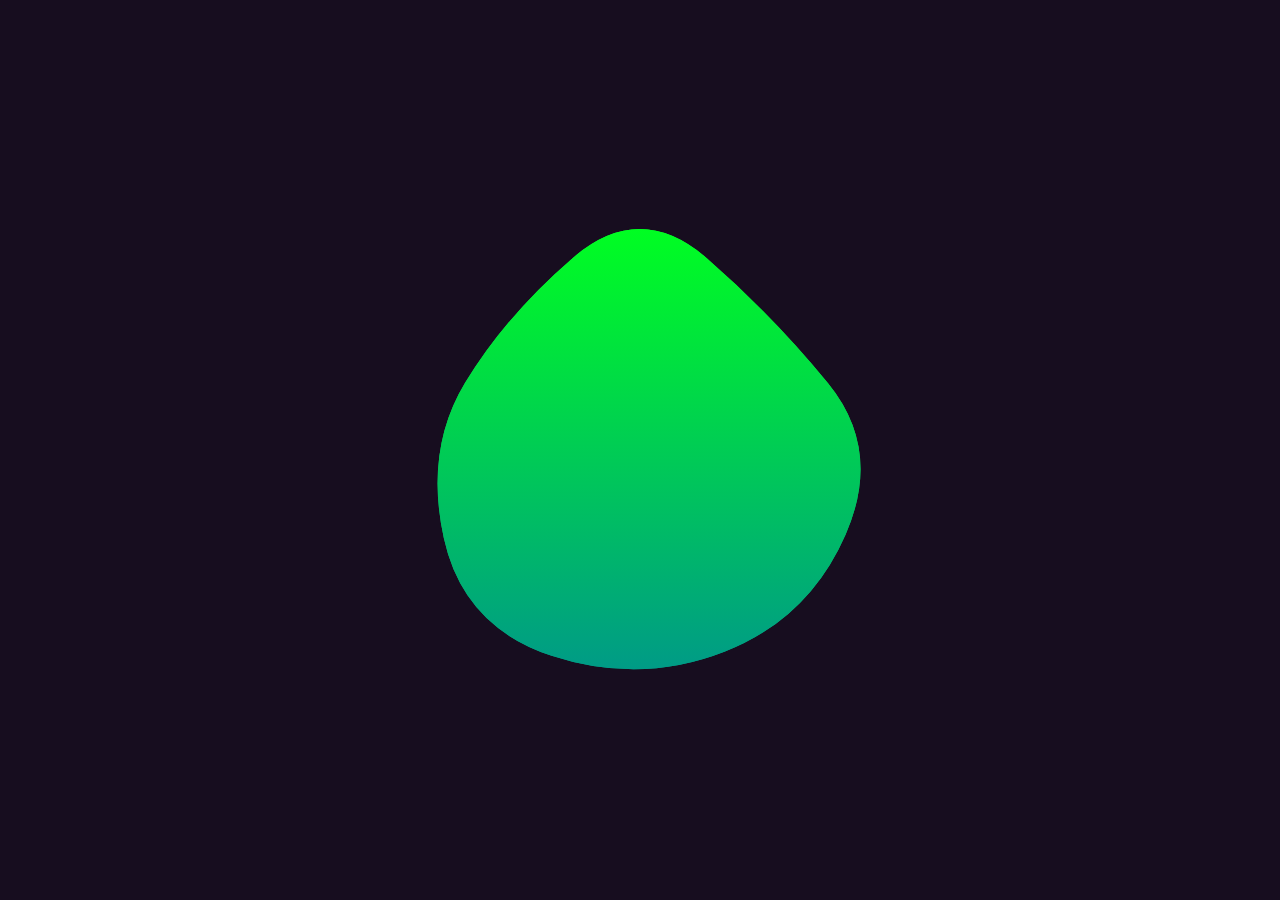
<file: index.html>
<!doctype html><html lang="ru"><head><meta charset="UTF-8"/><meta name="viewport" content="width=device-width,initial-scale=1"/><link rel="preconnect" href="https://fonts.googleapis.com"/><link rel="preconnect" href="https://fonts.gstatic.com" crossorigin=""/><link href="https://fonts.googleapis.com/css?family=Montserrat:100,200,300,regular,500,600,700,800,900,100italic,200italic,300italic,italic,500italic,600italic,700italic,800italic,900italic&display=swap" rel="stylesheet"/><title>project004 (animated blob | css & svg)</title><link href="bundle.css" rel="stylesheet"></head><body><section><div class="blob"><svg viewBox="0 0 500 500" xmlns="http://www.w3.org/2000/svg" xmlns:xlink="http://www.w3.org/1999/xlink" width="100%" id="blobSvg"><defs><linearGradient id="gradient" x1="0%" y1="0%" x2="0%" y2="100%"><stop offset="0%" style="stop-color:#00fe22"></stop><stop offset="100%" style="stop-color:#009b86"></stop></linearGradient></defs><path fill="url(#gradient)"><animate attributeName="d" begin="0ms" dur="15000ms" repeatCount="indefinite" values="M427,317Q384,384,317,421.5Q250,459,168,436.5Q86,414,78.5,332Q71,250,106,195.5Q141,141,195.5,78Q250,15,304,78.5Q358,142,414,196Q470,250,427,317Z;
							M437.5,336Q422,422,336,437.5Q250,453,179,422.5Q108,392,75.5,321Q43,250,80,183.5Q117,117,183.5,85.5Q250,54,316.5,85.5Q383,117,418,183.5Q453,250,437.5,336Z;
							M431.5,308.5Q367,367,308.5,408Q250,449,184.5,415Q119,381,106.5,315.5Q94,250,91,169Q88,88,169,92Q250,96,324,99Q398,102,447,176Q496,250,431.5,308.5Z;
							M405,316Q382,382,316,411.5Q250,441,184.5,411Q119,381,108.5,315.5Q98,250,112,188Q126,126,188,97.5Q250,69,303,106.5Q356,144,392,197Q428,250,405,316Z;
							M458,337.5Q425,425,337.5,451Q250,477,183,430.5Q116,384,92,317Q68,250,74.5,165.5Q81,81,165.5,89Q250,97,304.5,119Q359,141,425,195.5Q491,250,458,337.5Z;
							M421,318.5Q387,387,318.5,404.5Q250,422,186.5,399.5Q123,377,109.5,313.5Q96,250,119.5,196.5Q143,143,196.5,112.5Q250,82,320.5,95.5Q391,109,423,179.5Q455,250,421,318.5Z;
							M400.5,317.5Q385,385,317.5,400.5Q250,416,172,411Q94,406,84.5,328Q75,250,84.5,172Q94,94,172,51Q250,8,307,72Q364,136,390,193Q416,250,400.5,317.5Z;
							M427.5,325.5Q401,401,325.5,426.5Q250,452,192,409Q134,366,70.5,308Q7,250,61.5,183Q116,116,183,86Q250,56,337.5,65.5Q425,75,439.5,162.5Q454,250,427.5,325.5Z;
							M427,317Q384,384,317,421.5Q250,459,168,436.5Q86,414,78.5,332Q71,250,106,195.5Q141,141,195.5,78Q250,15,304,78.5Q358,142,414,196Q470,250,427,317Z;
							"></animate></path></svg></div><div class="blob"><svg viewBox="0 0 500 500" xmlns="http://www.w3.org/2000/svg" xmlns:xlink="http://www.w3.org/1999/xlink" width="100%" id="blobSvg"><defs><linearGradient id="gradient" x1="0%" y1="0%" x2="0%" y2="100%"><stop offset="0%" style="stop-color:#00fe22"></stop><stop offset="100%" style="stop-color:#009b86"></stop></linearGradient></defs><path fill="url(#gradient)"><animate attributeName="d" dur="15000ms" repeatCount="indefinite" values="M427,317Q384,384,317,421.5Q250,459,168,436.5Q86,414,78.5,332Q71,250,106,195.5Q141,141,195.5,78Q250,15,304,78.5Q358,142,414,196Q470,250,427,317Z;
							M437.5,336Q422,422,336,437.5Q250,453,179,422.5Q108,392,75.5,321Q43,250,80,183.5Q117,117,183.5,85.5Q250,54,316.5,85.5Q383,117,418,183.5Q453,250,437.5,336Z;
							M431.5,308.5Q367,367,308.5,408Q250,449,184.5,415Q119,381,106.5,315.5Q94,250,91,169Q88,88,169,92Q250,96,324,99Q398,102,447,176Q496,250,431.5,308.5Z;
							M405,316Q382,382,316,411.5Q250,441,184.5,411Q119,381,108.5,315.5Q98,250,112,188Q126,126,188,97.5Q250,69,303,106.5Q356,144,392,197Q428,250,405,316Z;
							M458,337.5Q425,425,337.5,451Q250,477,183,430.5Q116,384,92,317Q68,250,74.5,165.5Q81,81,165.5,89Q250,97,304.5,119Q359,141,425,195.5Q491,250,458,337.5Z;
							M421,318.5Q387,387,318.5,404.5Q250,422,186.5,399.5Q123,377,109.5,313.5Q96,250,119.5,196.5Q143,143,196.5,112.5Q250,82,320.5,95.5Q391,109,423,179.5Q455,250,421,318.5Z;
							M400.5,317.5Q385,385,317.5,400.5Q250,416,172,411Q94,406,84.5,328Q75,250,84.5,172Q94,94,172,51Q250,8,307,72Q364,136,390,193Q416,250,400.5,317.5Z;
							M427.5,325.5Q401,401,325.5,426.5Q250,452,192,409Q134,366,70.5,308Q7,250,61.5,183Q116,116,183,86Q250,56,337.5,65.5Q425,75,439.5,162.5Q454,250,427.5,325.5Z;
							M427,317Q384,384,317,421.5Q250,459,168,436.5Q86,414,78.5,332Q71,250,106,195.5Q141,141,195.5,78Q250,15,304,78.5Q358,142,414,196Q470,250,427,317Z;
							"></animate></path></svg></div></section><script src="js/app.47299604.js"></script></body></html>
</file>
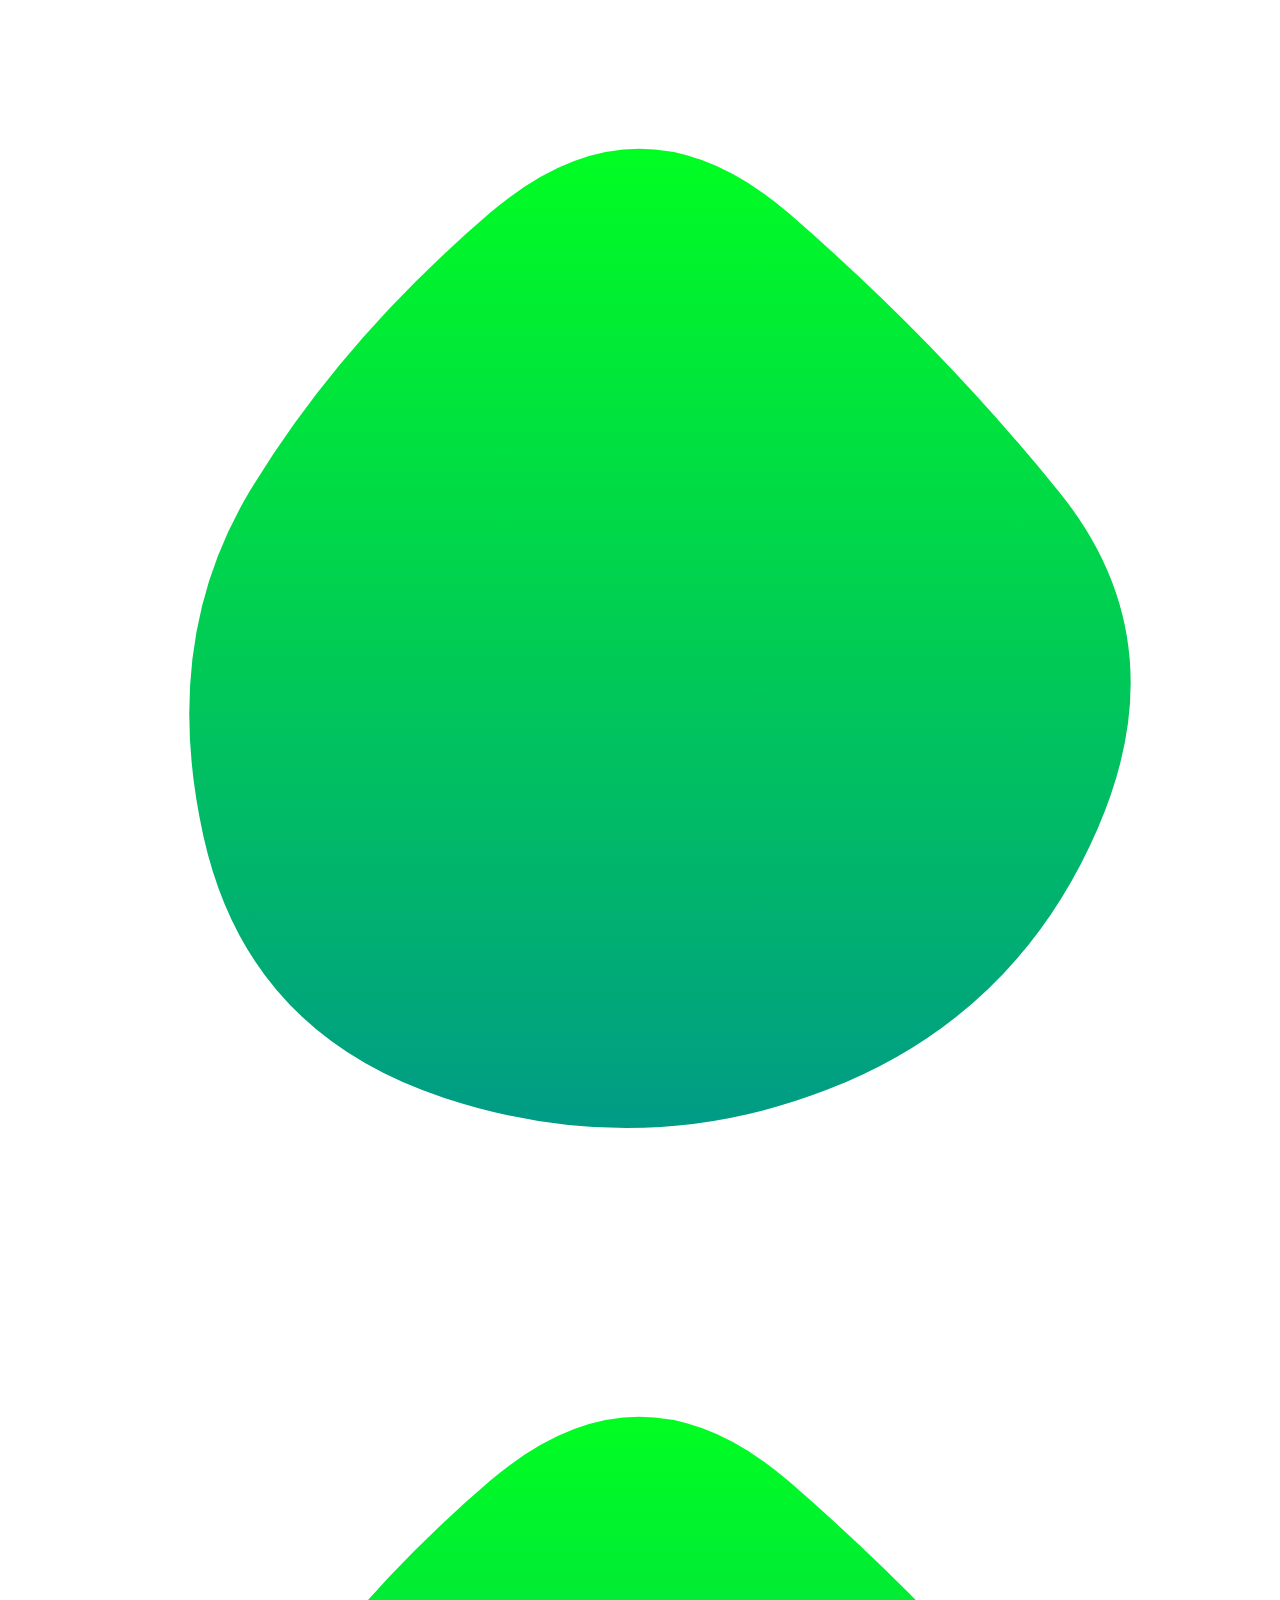
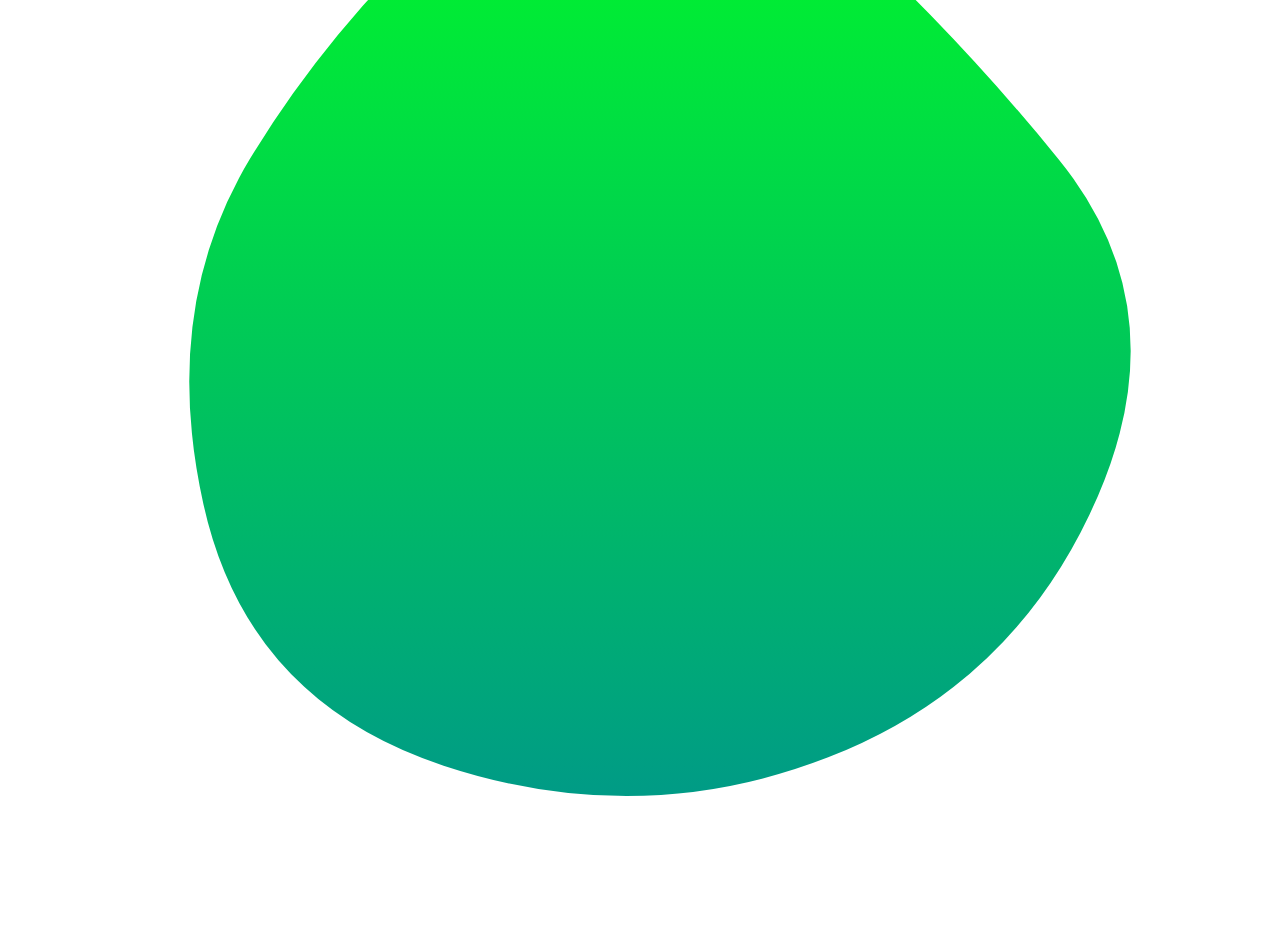
<file: desk/src/index.html>
<!DOCTYPE html>
<html lang="ru">
	<head>
		<meta charset="UTF-8" />
		<meta name="viewport" content="width=device-width, initial-scale=1" />
		<link rel="preconnect" href="https://fonts.googleapis.com" />
		<link rel="preconnect" href="https://fonts.gstatic.com" crossorigin="" />
		<link
			href="https://fonts.googleapis.com/css?family=Montserrat:100,200,300,regular,500,600,700,800,900,100italic,200italic,300italic,italic,500italic,600italic,700italic,800italic,900italic&display=swap"
			rel="stylesheet"
		/>
		<title>project004 (animated blob | css & svg)</title>
	</head>

	<body>
		<section>
			<div class="blob">
				<svg
					viewBox="0 0 500 500"
					xmlns="http://www.w3.org/2000/svg"
					xmlns:xlink="http://www.w3.org/1999/xlink"
					width="100%"
					id="blobSvg"
				>
					<defs>
						<linearGradient id="gradient" x1="0%" y1="0%" x2="0%" y2="100%">
							<stop offset="0%" style="stop-color: rgb(0, 254, 34)"></stop>
							<stop offset="100%" style="stop-color: rgb(0, 155, 134)"></stop>
						</linearGradient>
					</defs>
					<path fill="url(#gradient)">
						<animate
							attributeName="d"
							begin="0ms"
							dur="15000ms"
							repeatCount="indefinite"
							values="M427,317Q384,384,317,421.5Q250,459,168,436.5Q86,414,78.5,332Q71,250,106,195.5Q141,141,195.5,78Q250,15,304,78.5Q358,142,414,196Q470,250,427,317Z;
							M437.5,336Q422,422,336,437.5Q250,453,179,422.5Q108,392,75.5,321Q43,250,80,183.5Q117,117,183.5,85.5Q250,54,316.5,85.5Q383,117,418,183.5Q453,250,437.5,336Z;
							M431.5,308.5Q367,367,308.5,408Q250,449,184.5,415Q119,381,106.5,315.5Q94,250,91,169Q88,88,169,92Q250,96,324,99Q398,102,447,176Q496,250,431.5,308.5Z;
							M405,316Q382,382,316,411.5Q250,441,184.5,411Q119,381,108.5,315.5Q98,250,112,188Q126,126,188,97.5Q250,69,303,106.5Q356,144,392,197Q428,250,405,316Z;
							M458,337.5Q425,425,337.5,451Q250,477,183,430.5Q116,384,92,317Q68,250,74.5,165.5Q81,81,165.5,89Q250,97,304.5,119Q359,141,425,195.5Q491,250,458,337.5Z;
							M421,318.5Q387,387,318.5,404.5Q250,422,186.5,399.5Q123,377,109.5,313.5Q96,250,119.5,196.5Q143,143,196.5,112.5Q250,82,320.5,95.5Q391,109,423,179.5Q455,250,421,318.5Z;
							M400.5,317.5Q385,385,317.5,400.5Q250,416,172,411Q94,406,84.5,328Q75,250,84.5,172Q94,94,172,51Q250,8,307,72Q364,136,390,193Q416,250,400.5,317.5Z;
							M427.5,325.5Q401,401,325.5,426.5Q250,452,192,409Q134,366,70.5,308Q7,250,61.5,183Q116,116,183,86Q250,56,337.5,65.5Q425,75,439.5,162.5Q454,250,427.5,325.5Z;
							M427,317Q384,384,317,421.5Q250,459,168,436.5Q86,414,78.5,332Q71,250,106,195.5Q141,141,195.5,78Q250,15,304,78.5Q358,142,414,196Q470,250,427,317Z;
							"
						></animate>
						<!-- first & last values are same - for smooth loop -->
					</path>
				</svg>
			</div>
			<!-- for glow effect -->
			<div class="blob">
				<svg
					viewBox="0 0 500 500"
					xmlns="http://www.w3.org/2000/svg"
					xmlns:xlink="http://www.w3.org/1999/xlink"
					width="100%"
					id="blobSvg"
				>
					<defs>
						<linearGradient id="gradient" x1="0%" y1="0%" x2="0%" y2="100%">
							<stop offset="0%" style="stop-color: rgb(0, 254, 34)"></stop>
							<stop offset="100%" style="stop-color: rgb(0, 155, 134)"></stop>
						</linearGradient>
					</defs>
					<path fill="url(#gradient)">
						<animate
							attributeName="d"
							dur="15000ms"
							repeatCount="indefinite"
							values="M427,317Q384,384,317,421.5Q250,459,168,436.5Q86,414,78.5,332Q71,250,106,195.5Q141,141,195.5,78Q250,15,304,78.5Q358,142,414,196Q470,250,427,317Z;
							M437.5,336Q422,422,336,437.5Q250,453,179,422.5Q108,392,75.5,321Q43,250,80,183.5Q117,117,183.5,85.5Q250,54,316.5,85.5Q383,117,418,183.5Q453,250,437.5,336Z;
							M431.5,308.5Q367,367,308.5,408Q250,449,184.5,415Q119,381,106.5,315.5Q94,250,91,169Q88,88,169,92Q250,96,324,99Q398,102,447,176Q496,250,431.5,308.5Z;
							M405,316Q382,382,316,411.5Q250,441,184.5,411Q119,381,108.5,315.5Q98,250,112,188Q126,126,188,97.5Q250,69,303,106.5Q356,144,392,197Q428,250,405,316Z;
							M458,337.5Q425,425,337.5,451Q250,477,183,430.5Q116,384,92,317Q68,250,74.5,165.5Q81,81,165.5,89Q250,97,304.5,119Q359,141,425,195.5Q491,250,458,337.5Z;
							M421,318.5Q387,387,318.5,404.5Q250,422,186.5,399.5Q123,377,109.5,313.5Q96,250,119.5,196.5Q143,143,196.5,112.5Q250,82,320.5,95.5Q391,109,423,179.5Q455,250,421,318.5Z;
							M400.5,317.5Q385,385,317.5,400.5Q250,416,172,411Q94,406,84.5,328Q75,250,84.5,172Q94,94,172,51Q250,8,307,72Q364,136,390,193Q416,250,400.5,317.5Z;
							M427.5,325.5Q401,401,325.5,426.5Q250,452,192,409Q134,366,70.5,308Q7,250,61.5,183Q116,116,183,86Q250,56,337.5,65.5Q425,75,439.5,162.5Q454,250,427.5,325.5Z;
							M427,317Q384,384,317,421.5Q250,459,168,436.5Q86,414,78.5,332Q71,250,106,195.5Q141,141,195.5,78Q250,15,304,78.5Q358,142,414,196Q470,250,427,317Z;
							"
						></animate>
						<!-- first & last values are same - for smooth loop -->
					</path>
				</svg>
			</div>
		</section>
	</body>
</html>
</file>
<file: bundle.css>
/*! normalize.css v8.0.0 | MIT License | github.com/necolas/normalize.css */html{line-height:1.15;-webkit-text-size-adjust:100%}body{margin:0}h1{font-size:2em;margin:.67em 0}hr{box-sizing:content-box;height:0;overflow:visible}pre{font-family:monospace,monospace;font-size:1em}a{background-color:transparent}abbr[title]{border-bottom:none;text-decoration:underline;text-decoration:underline dotted}b,strong{font-weight:bolder}code,kbd,samp{font-family:monospace,monospace;font-size:1em}small{font-size:80%}sub,sup{font-size:75%;line-height:0;position:relative;vertical-align:baseline}sub{bottom:-.25em}sup{top:-.5em}img{border-style:none}button,input,optgroup,select,textarea{font-family:inherit;font-size:100%;line-height:1.15;margin:0}button,input{overflow:visible}button,select{text-transform:none}[type=button],[type=reset],[type=submit],button{-webkit-appearance:button}[type=button]::-moz-focus-inner,[type=reset]::-moz-focus-inner,[type=submit]::-moz-focus-inner,button::-moz-focus-inner{border-style:none;padding:0}[type=button]:-moz-focusring,[type=reset]:-moz-focusring,[type=submit]:-moz-focusring,button:-moz-focusring{outline:1px dotted ButtonText}fieldset{padding:.35em .75em .625em}legend{box-sizing:border-box;color:inherit;display:table;max-width:100%;padding:0;white-space:normal}progress{vertical-align:baseline}textarea{overflow:auto}[type=checkbox],[type=radio]{box-sizing:border-box;padding:0}[type=number]::-webkit-inner-spin-button,[type=number]::-webkit-outer-spin-button{height:auto}[type=search]{-webkit-appearance:textfield;outline-offset:-2px}[type=search]::-webkit-search-decoration{-webkit-appearance:none}::-webkit-file-upload-button{-webkit-appearance:button;font:inherit}details{display:block}summary{display:list-item}template{display:none}[hidden]{display:none}
/*# sourceMappingURL=normalize.min.css.map */
*{margin:0;padding:0;box-sizing:border-box}:root{--font-main: 'Montserrat', Arial, Helvetica, sans-serif;--font-size: clamp(80px, 15vw, 200px);--color-main: #162c35;--color-white: #f6f6f6}section{position:relative;width:100%;height:100vh;display:flex;justify-content:center;align-items:center;background:#170d1f}section .blob{position:absolute;max-width:600px;max-height:600px;width:100%;padding:16px;animation:animate 10s linear infinite}section .blob:nth-child(2){animation:blur-animate 10s linear infinite}@keyframes animate{0%{filter:hue-rotate(0deg)}100%{filter:hue-rotate(360deg)}}@keyframes blur-animate{0%{filter:hue-rotate(0deg) blur(50px)}100%{filter:hue-rotate(360deg) blur(50px)}}


/*# sourceMappingURL=bundle.css.map*/
</file>
